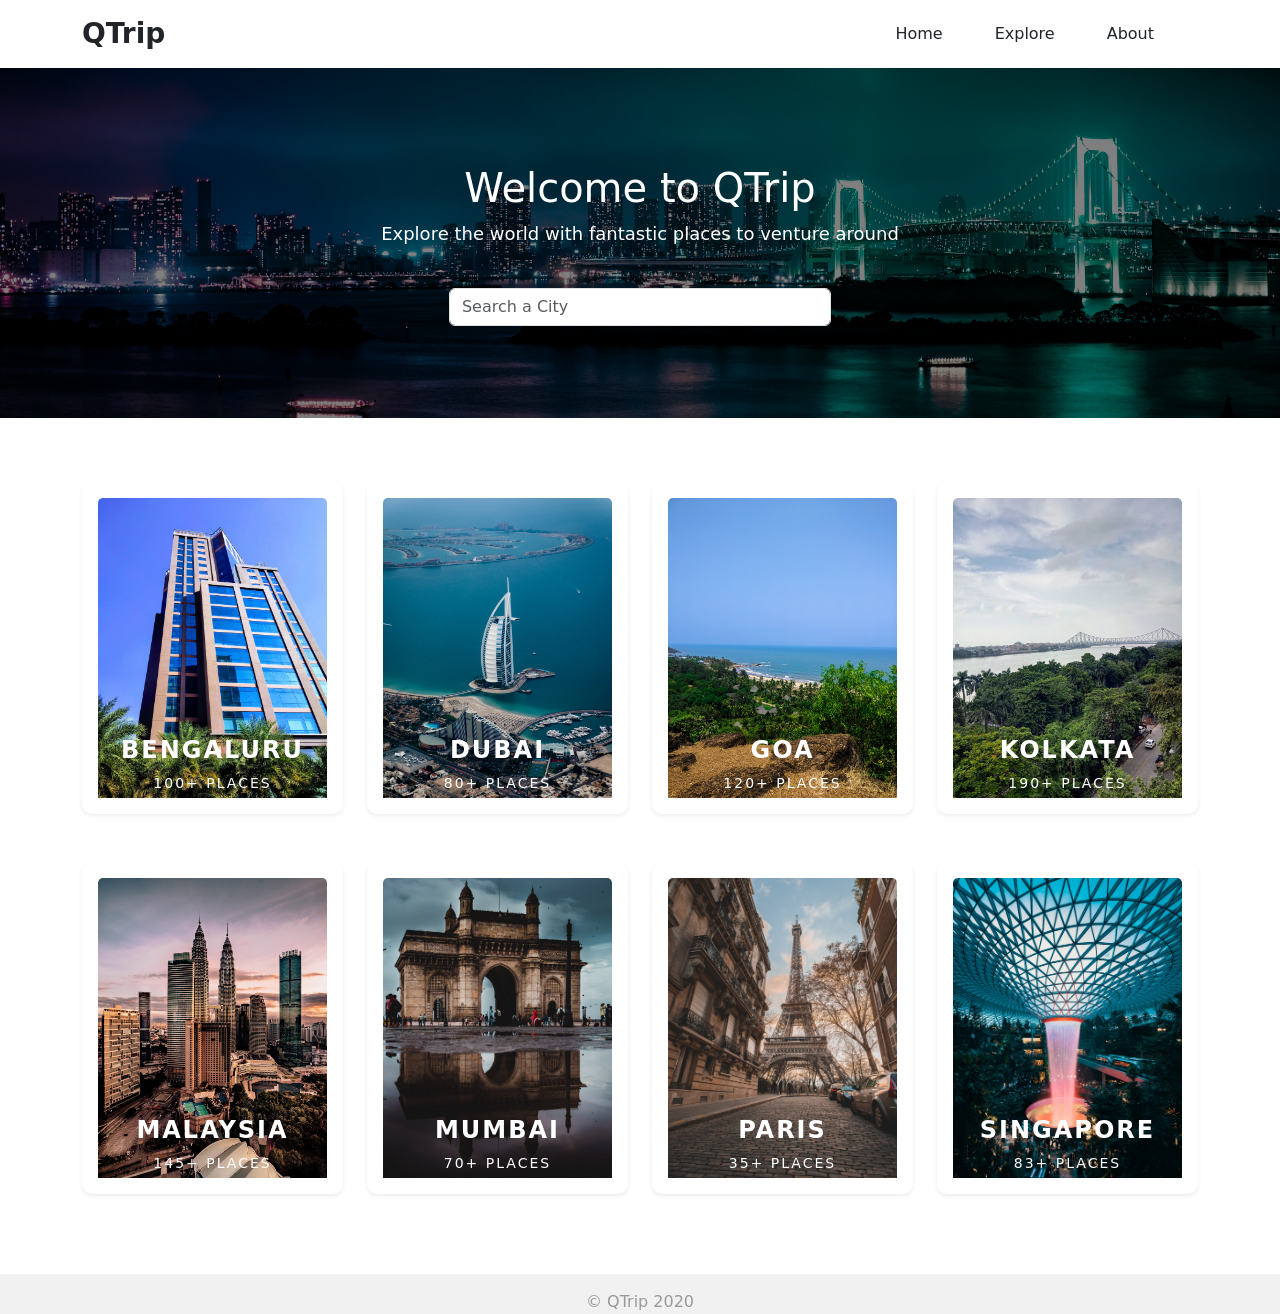
<file: index.html>
<!doctype html>
<html lang="en">
	<head>
		<meta charset="UTF-8" />
		<meta name="viewport" content="width=device-width, initial-scale=1.0" />
		<title>QTrip - Explore the World</title>
		<!-- TODO: MODULE_LAYOUT -->
		<!-- 1. Create a <link> to the first stylesheet needed for Bootstrap -->
		<!-- Bootstrap CSS -->
		<link
			href="https://cdn.jsdelivr.net/npm/bootstrap@5.0.2/dist/css/bootstrap.min.css"
			rel="stylesheet"
		/>

		<!-- Custom CSS -->
		<link rel="stylesheet" href="./css/styles.css" />
	</head>

	<body>
		<!-- TODO: MODULE_LAYOUT -->
		<!-- 1. Use appropriate css classes on nav element. -->
		<!-- 2. Add child elements as required. -->

		<nav class="navbar navbar-expand-lg navbar-light bg-white shadow-sm">
			<div class="container">
				<a class="navbar-brand fw-bold fs-3" href="#"> QTrip </a>

				<button
					class="navbar-toggler"
					type="button"
					data-bs-toggle="collapse"
					data-bs-target="#navbarMenu"
					aria-controls="navbarMenu"
					aria-expanded="false"
					aria-label="Toggle navigation"
				>
					<span class="navbar-toggler-icon"></span>
				</button>

				<div class="collapse navbar-collapse" id="navbarMenu">
					<ul class="navbar-nav ms-auto">
						<li class="nav-item">
							<a class="nav-link active" href="#"> Home </a>
						</li>

						<li class="nav-item">
							<a
								class="nav-link"
								href="./pages/adventures/index.html"
							>
								Explore
							</a>
						</li>

						<li class="nav-item">
							<a class="nav-link" href="#about"> About </a>
						</li>
					</ul>
				</div>
			</div>
		</nav>

		<!-- TODO: MODULE_LAYOUT -->
		<!-- 1. Use appropriate css classes on the hero image container element. -->
		<!-- 2. Add child elements as required. -->

		<!-- Hero Section -->
		<div
			class="hero-image d-flex align-items-center justify-content-center text-center"
		>
			<div class="hero-subheading text-white">
				<h1>Welcome to QTrip</h1>

				<p>Explore the world with fantastic places to venture around</p>

				<div class="hero-input mx-auto">
					<input
						type="text"
						class="form-control"
						placeholder="Search a City"
						aria-label="Search a City"
					/>
				</div>
			</div>
		</div>
		<section class="destination-section" id="destinations">
			<div class="container">
				<!-- TODO: MODULE_LAYOUT -->
				<!-- 1. Create the grid like layout as required. -->

				<!-- Bootstrap Responsive Grid -->
				<div class="row g-4" id="destinationList">
					<!-- Card 1 -->
					<div class="col-12 col-sm-6 col-lg-3">
						<div class="card adventure-card shadow-sm">
							<img
								src="./assets/bengaluru.jpg"
								class="card-img-top"
								alt="bengaluru"
							/>
							<div class="tile-text">
								<h4>Bengaluru</h4>
								<p>100+ Places</p>
							</div>
						</div>
					</div>

					<!-- Card 2 -->
					<div class="col-12 col-sm-6 col-lg-3">
						<div class="card adventure-card shadow-sm">
							<img
								src="./assets/dubai.jpg"
								class="card-img-top"
								alt="dubai"
							/>
							<div class="tile-text">
								<h4>Dubai</h4>
								<p>80+ Places</p>
							</div>
						</div>
					</div>

					<!-- Card 3 -->
					<div class="col-12 col-sm-6 col-lg-3">
						<div class="card adventure-card shadow-sm">
							<img
								src="./assets/goa.jpg"
								class="card-img-top"
								alt="goa"
							/>
							<div class="tile-text">
								<h4>Goa</h4>
								<p>120+ Places</p>
							</div>
						</div>
					</div>

					<!-- Card 4 -->
					<div class="col-12 col-sm-6 col-lg-3">
						<div class="card adventure-card shadow-sm">
							<img
								src="./assets/kolkata.jpg"
								class="card-img-top"
								alt="kolkata"
							/>
							<div class="tile-text">
								<h4>Kolkata</h4>
								<p>190+ Places</p>
							</div>
						</div>
					</div>

					<!-- Card 5 -->
					<div class="col-12 col-sm-6 col-lg-3">
						<div class="card adventure-card shadow-sm">
							<img
								src="./assets/malaysia.jpg"
								class="card-img-top"
								alt="malaysia"
							/>
							<div class="tile-text">
								<h4>Malaysia</h4>
								<p>145+ Places</p>
							</div>
						</div>
					</div>

					<!-- Card 6 -->
					<div class="col-12 col-sm-6 col-lg-3">
						<div class="card adventure-card shadow-sm">
							<img
								src="./assets/mumbai.jpg"
								class="card-img-top"
								alt="mumbai"
							/>
							<div class="tile-text">
								<h4>Mumbai</h4>
								<p>70+ Places</p>
							</div>
						</div>
					</div>

					<!-- Card 7 -->
					<div class="col-12 col-sm-6 col-lg-3">
						<div class="card adventure-card shadow-sm">
							<img
								src="./assets/paris.jpg"
								class="card-img-top"
								alt="paris"
							/>
							<div class="tile-text">
								<h4>Paris</h4>
								<p>35+ Places</p>
							</div>
						</div>
					</div>

					<!-- Card 8 -->
					<div class="col-12 col-sm-6 col-lg-3">
						<div class="card adventure-card shadow-sm">
							<img
								src="./assets/singapore.jpg"
								class="card-img-top"
								alt="singapore"
							/>
							<div class="tile-text">
								<h4>Singapore</h4>
								<p>83+ Places</p>
							</div>
						</div>
					</div>
				</div>
			</div>
		</section>

		<footer>
			<div class="container">© QTrip 2020</div>
		</footer>

		<!-- TODO: MODULE_LAYOUT -->
		<!-- Add scripts needed for bootstrap to work -->
		<script src="https://cdn.jsdelivr.net/npm/bootstrap@5.0.2/dist/js/bootstrap.bundle.min.js"></script>
	</body>
</html>
</file>
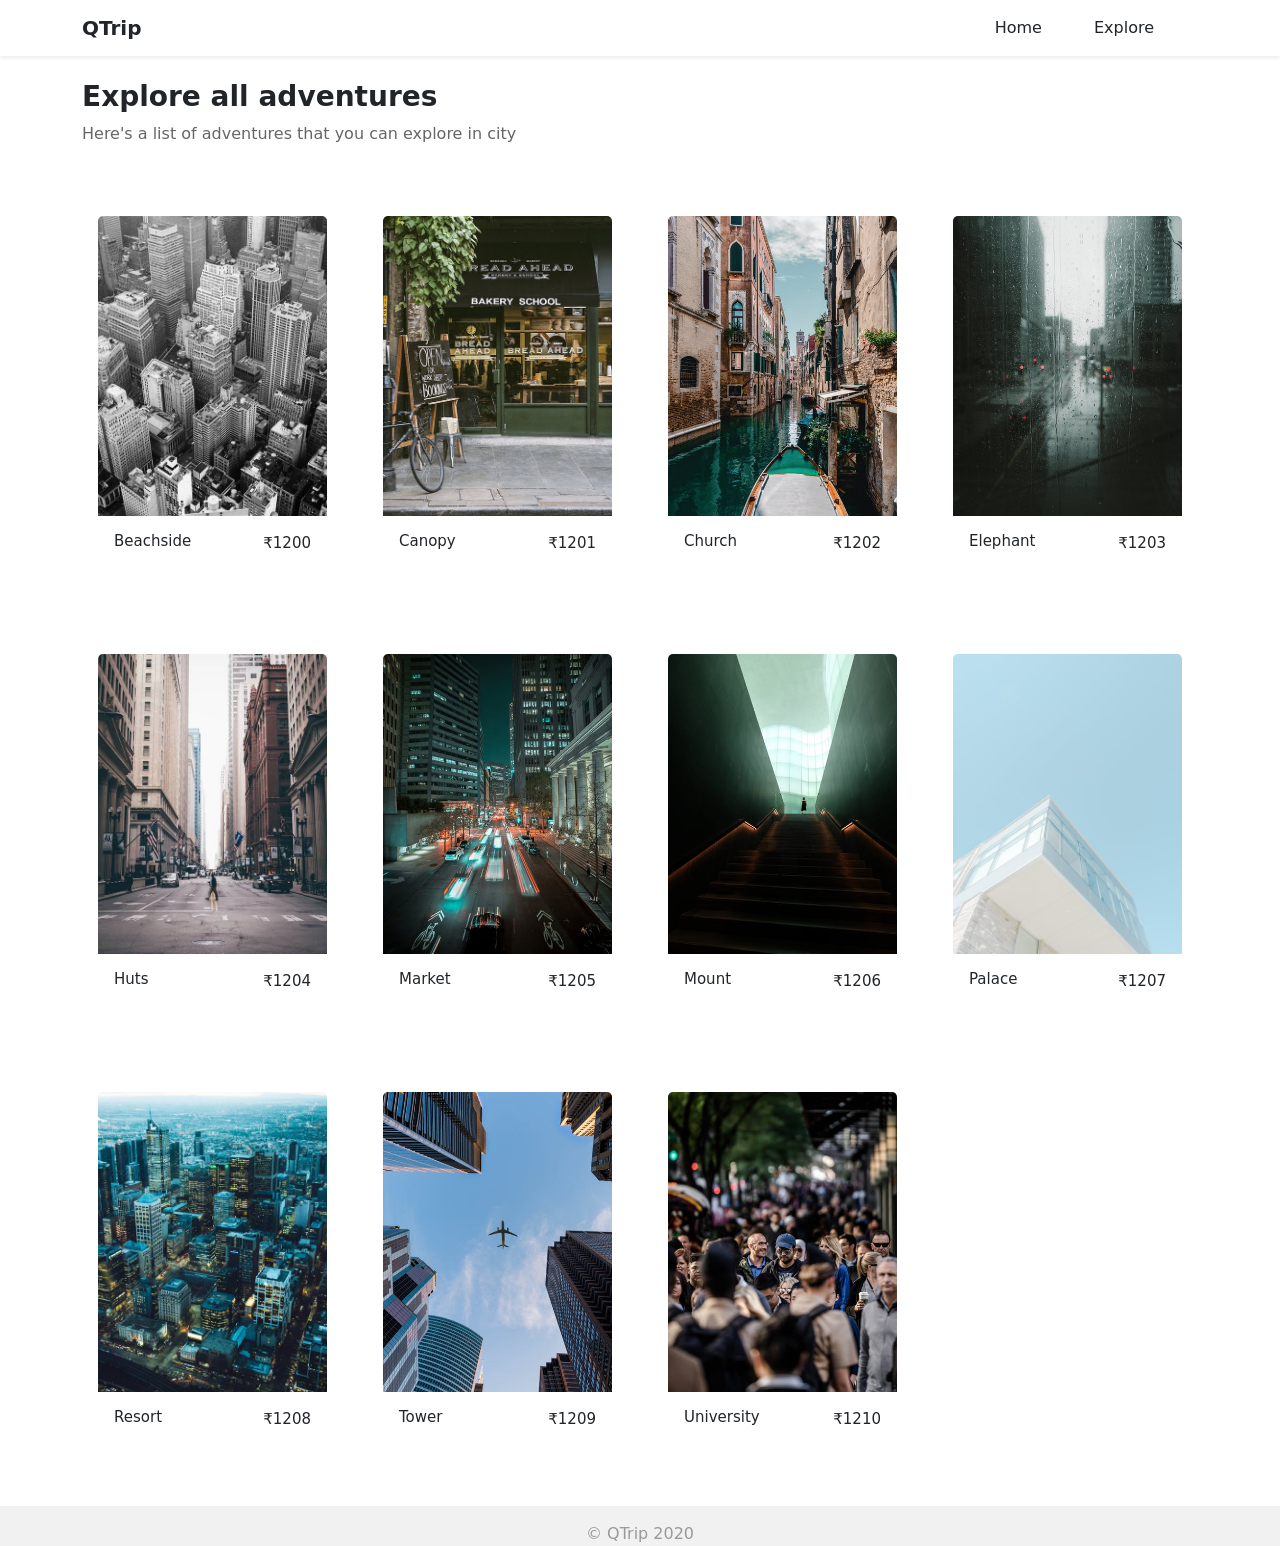
<file: pages/adventures/index.html>
<!doctype html>
<html lang="en">
	<head>
		<meta charset="UTF-8" />
		<meta name="viewport" content="width=device-width, initial-scale=1.0" />

		<title>QTrip - Explore Adventures</title>

		<!-- Bootstrap CSS -->
		<link
			href="https://cdn.jsdelivr.net/npm/bootstrap@5.0.2/dist/css/bootstrap.min.css"
			rel="stylesheet"
		/>

		<!-- Custom CSS -->
		<link rel="stylesheet" href="../../css/styles.css" />
	</head>

	<body>
		<!-- Navigation Bar -->
		<nav class="navbar navbar-expand-lg navbar-light bg-white shadow-sm">
			<div class="container">
				<a class="navbar-brand fw-bold" href="../../index.html">
					QTrip
				</a>

				<button
					class="navbar-toggler"
					type="button"
					data-bs-toggle="collapse"
					data-bs-target="#navbarMenu"
				>
					<span class="navbar-toggler-icon"></span>
				</button>

				<div class="collapse navbar-collapse" id="navbarMenu">
					<ul class="navbar-nav ms-auto">
						<li class="nav-item">
							<a class="nav-link" href="../../index.html">
								Home
							</a>
						</li>

						<li class="nav-item">
							<a class="nav-link active" href="./index.html">
								Explore
							</a>
						</li>
					</ul>
				</div>
			</div>
		</nav>

		<!-- Adventures Section -->
		<main class="container adventure-container">
			<!-- Header -->
			<div class="adventure-header mt-4">
				<h2>Explore all adventures</h2>

				<p>Here's a list of adventures that you can explore in city</p>
			</div>

			<!-- Adventures Grid -->
			<div class="row g-4">
				<!-- Card 1 -->
				<div class="col-12 col-sm-6 col-lg-3">
					<div class="card adventure-card">
						<a href="./resort/index.html">
							<img
								src="../../assets/adventures/beachside.jpg"
								class="card-img-top"
								alt="Beachside"
							/>
						</a>

						<div class="card-body">
							<div class="card-tile-text">
								<a
									href="./resort/index.html"
									class="d-flex justify-content-between"
								>
									<h5 class="card-title">Beachside</h5>
									<p class="card-text">₹1200</p>
								</a>
							</div>
						</div>
					</div>
				</div>

				<!-- Card 2 -->
				<div class="col-12 col-sm-6 col-lg-3">
					<div class="card adventure-card">
						<a href="./resort/index.html">
							<img
								src="../../assets/adventures/canopy.jpg"
								class="card-img-top"
								alt="Canopy"
							/>
						</a>
						<div class="card-body">
							<div class="card-tile-text">
								<a
									href="./resort/index.html"
									class="d-flex justify-content-between"
								>
									<h5 class="card-title">Canopy</h5>
									<p class="card-text">₹1201</p>
								</a>
							</div>
						</div>
					</div>
				</div>

				<!-- Card 3 -->
				<div class="col-12 col-sm-6 col-lg-3">
					<div class="card adventure-card">
						<a href="./resort/index.html">
							<img
								src="../../assets/adventures/church.jpg"
								class="card-img-top"
								alt="Church"
							/>
						</a>

						<div class="card-body">
							<div class="card-tile-text">
								<a
									href="./resort/index.html"
									class="d-flex justify-content-between"
								>
									<h5 class="card-title">Church</h5>
									<p class="card-text">₹1202</p>
								</a>
							</div>
						</div>
					</div>
				</div>

				<!-- Card 4 -->
				<div class="col-12 col-sm-6 col-lg-3">
					<div class="card adventure-card">
						<a href="./resort/index.html">
							<img
								src="../../assets/adventures/elephant.jpg"
								class="card-img-top"
								alt="Elephant"
							/>
						</a>
						<div class="card-body">
							<div class="card-tile-text">
								<a
									href="./resort/index.html"
									class="d-flex justify-content-between"
								>
									<h5 class="card-title">Elephant</h5>
									<p class="card-text">₹1203</p>
								</a>
							</div>
						</div>
					</div>
				</div>

				<!-- Card 5 -->
				<div class="col-12 col-sm-6 col-lg-3">
					<div class="card adventure-card">
						<a href="./resort/index.html">
							<img
								src="../../assets/adventures/huts.jpg"
								class="card-img-top"
								alt="Huts"
							/>
						</a>
						<div class="card-body">
							<div class="card-tile-text">
								<a
									href="./resort/index.html"
									class="d-flex justify-content-between"
								>
									<h5 class="card-title">Huts</h5>
									<p class="card-text">₹1204</p>
								</a>
							</div>
						</div>
					</div>
				</div>

				<!-- Card 6 -->
				<div class="col-12 col-sm-6 col-lg-3">
					<div class="card adventure-card">
						<a href="./resort/index.html">
							<img
								src="../../assets/adventures/market.jpg"
								class="card-img-top"
								alt="Market"
							/>
						</a>
						<div class="card-body">
							<div class="card-tile-text">
								<a
									href="./resort/index.html"
									class="d-flex justify-content-between"
								>
									<h5 class="card-title">Market</h5>
									<p class="card-text">₹1205</p>
								</a>
							</div>
						</div>
					</div>
				</div>

				<!-- Card 7 -->
				<div class="col-12 col-sm-6 col-lg-3">
					<div class="card adventure-card">
						<a href="./resort/index.html">
							<img
								src="../../assets/adventures/mount.jpg"
								class="card-img-top"
								alt="Mount"
							/>
						</a>
						<div class="card-body">
							<div class="card-tile-text">
								<a
									href="./resort/index.html"
									class="d-flex justify-content-between"
								>
									<h5 class="card-title">Mount</h5>
									<p class="card-text">₹1206</p>
								</a>
							</div>
						</div>
					</div>
				</div>

				<!-- Card 8 -->
				<div class="col-12 col-sm-6 col-lg-3">
					<div class="card adventure-card">
						<a href="./resort/index.html">
							<img
								src="../../assets/adventures/palace.jpg"
								class="card-img-top"
								alt="Palace"
							/>
						</a>
						<div class="card-body">
							<div class="card-tile-text">
								<a
									href="./resort/index.html"
									class="d-flex justify-content-between"
								>
									<h5 class="card-title">Palace</h5>
									<p class="card-text">₹1207</p>
								</a>
							</div>
						</div>
					</div>
				</div>

				<!-- Card 9 -->
				<div class="col-12 col-sm-6 col-lg-3">
					<div class="card adventure-card">
						<a href="./resort/index.html">
							<img
								src="../../assets/adventures/resort.jpg"
								class="card-img-top"
								alt="Resort"
							/>
						</a>
						<div class="card-body">
							<div class="card-tile-text">
								<a
									href="./resort/index.html"
									class="d-flex justify-content-between"
								>
									<h5 class="card-title">Resort</h5>
									<p class="card-text">₹1208</p>
								</a>
							</div>
						</div>
					</div>
				</div>

				<!-- Card 9 -->
				<div class="col-12 col-sm-6 col-lg-3">
					<div class="card adventure-card">
						<a href="./resort/index.html">
							<img
								src="../../assets/adventures/tower.jpg"
								class="card-img-top"
								alt="Tower"
							/>
						</a>
						<div class="card-body">
							<div class="card-tile-text">
								<a
									href="./resort/index.html"
									class="d-flex justify-content-between"
								>
									<h5 class="card-title">Tower</h5>
									<p class="card-text">₹1209</p>
								</a>
							</div>
						</div>
					</div>
				</div>

				<!-- Card 10 -->
				<div class="col-12 col-sm-6 col-lg-3">
					<div class="card adventure-card">
						<a href="./resort/index.html">
							<img
								src="../../assets/adventures/university.jpg"
								class="card-img-top"
								alt="University"
							/>
						</a>
						<div class="card-body">
							<div class="card-tile-text">
								<a
									href="./resort/index.html"
									class="d-flex justify-content-between"
								>
									<h5 class="card-title">University</h5>
									<p class="card-text">₹1210</p>
								</a>
							</div>
						</div>
					</div>
				</div>
			</div>
		</main>

		<!-- Footer -->
		<footer>
			<div class="container">© QTrip 2020</div>
		</footer>

		<!-- Bootstrap JavaScript -->
		<script src="https://cdn.jsdelivr.net/npm/bootstrap@5.0.2/dist/js/bootstrap.bundle.min.js"></script>
	</body>
</html>
</file>
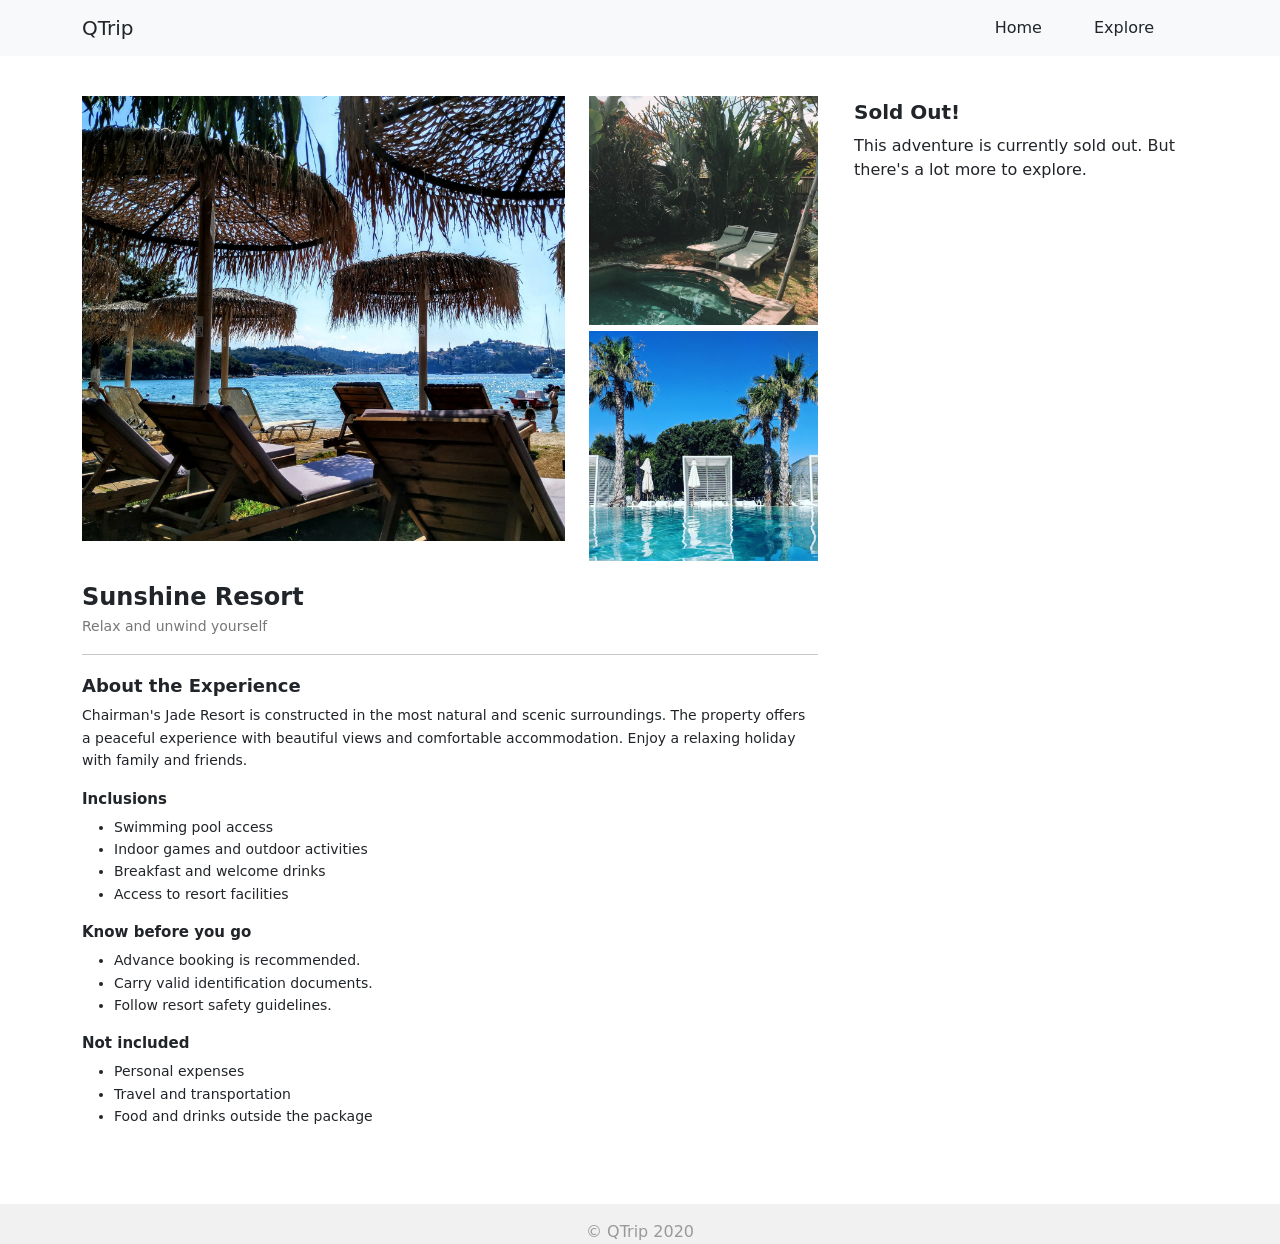
<file: pages/adventures/resort/index.html>
<!DOCTYPE html>
<html lang="en">
  <head>
    <meta charset="UTF-8" />
    <meta name="viewport" content="width=device-width, initial-scale=1.0" />
    <title>QTrip Adventure Detail</title>

    <link rel="stylesheet" href="../../../css/styles.css" />

    <link
      href="https://cdn.jsdelivr.net/npm/bootstrap@5.0.2/dist/css/bootstrap.min.css"
      rel="stylesheet"
      crossorigin="anonymous"
    />
  </head>

  <body>
    <!-- Navigation Bar -->
    <nav class="navbar navbar-expand-lg navbar-light bg-light">
      <div class="container">
        <a class="navbar-brand" href="../../../index.html"> QTrip </a>

        <button
          class="navbar-toggler"
          type="button"
          data-bs-toggle="collapse"
          data-bs-target="#navbarNav"
          aria-controls="navbarNav"
          aria-expanded="false"
          aria-label="Toggle navigation"
        >
          <span class="navbar-toggler-icon"></span>
        </button>

        <div class="collapse navbar-collapse" id="navbarNav">
          <ul class="navbar-nav ms-auto">
            <li class="nav-item">
              <a class="nav-link" href="../../../index.html">Home</a>
            </li>
            <li class="nav-item">
              <a class="nav-link" href="../../adventures/">Explore</a>
            </li>
          </ul>
        </div>
      </div>
    </nav>

    <!-- Adventure Details -->
    <div class="container">
      <div class="content">
        <div class="adventure-card-details">
          <div class="row">
            <!-- Left Column -->
            <div class="col-lg-8 col-md-8 col-sm-12">
              <!-- Adventure Images -->
              <div class="row adventure-card-image-gallery">
                <div class="col-md-8 col-12">
                  <img
                    src="../../../assets/adventures/resort/resort1.jpg"
                    class="img-fluid adventure-card-main-image"
                    alt="Sunshine Resort main view"
                  />
                </div>

                <div class="col-md-4 col-4 d-none d-md-block">
                  <div class="row">
                    <div class="col-12">
                      <img
                        src="../../../assets/adventures/resort/resort2.jpg"
                        class="img-fluid adventure-card-side-image"
                        alt="Sunshine Resort view 2"
                      />
                    </div>

                    <div class="col-12">
                      <img
                        src="../../../assets/adventures/resort/resort3.jpg"
                        class="img-fluid adventure-card-side-image"
                        alt="Sunshine Resort view 3"
                      />
                    </div>
                  </div>
                </div>
              </div>

              <!-- Adventure Heading -->
              <div class="adventure-card-heading">
                <h1>Sunshine Resort</h1>
                <p>Relax and unwind yourself</p>
              </div>

              <hr />

              <!-- Adventure Description -->
              <div class="adventure-card-details">
                <h5>About the Experience</h5>

                <p>
                  Chairman's Jade Resort is constructed in the most natural and
                  scenic surroundings. The property offers a peaceful experience
                  with beautiful views and comfortable accommodation. Enjoy a
                  relaxing holiday with family and friends.
                </p>

                <h6>Inclusions</h6>

                <ul>
                  <li>Swimming pool access</li>
                  <li>Indoor games and outdoor activities</li>
                  <li>Breakfast and welcome drinks</li>
                  <li>Access to resort facilities</li>
                </ul>

                <h6>Know before you go</h6>

                <ul>
                  <li>Advance booking is recommended.</li>
                  <li>Carry valid identification documents.</li>
                  <li>Follow resort safety guidelines.</li>
                </ul>

                <h6>Not included</h6>

                <ul>
                  <li>Personal expenses</li>
                  <li>Travel and transportation</li>
                  <li>Food and drinks outside the package</li>
                </ul>
              </div>
            </div>

            <!-- Right Column: Sold Out Banner -->
            <div class="col-lg-4 col-md-4 col-sm-12">
              <div class="adventure-card-sold-out">
                <h5>Sold Out!</h5>

                <p>
                  This adventure is currently sold out. But there's a lot more
                  to
                  <a href="../../adventures/">explore.</a>
                </p>
              </div>
            </div>
          </div>
        </div>
      </div>
    </div>

    <!-- Footer -->
    <footer>
      <div class="container">© QTrip 2020</div>
    </footer>

    <script
      src="https://cdn.jsdelivr.net/npm/bootstrap@5.0.2/dist/js/bootstrap.bundle.min.js"
      crossorigin="anonymous"
    ></script>
  </body>
</html>
</file>
<file: css/styles.css>
* {
    margin: 0px;
    padding: 0px;
}

html,
body {
    position: relative;
}

body {
    overflow-y: auto;
    min-height: 100vh;
}

textarea:focus,
input:focus {
    outline: none;
}

a {
    color: inherit !important;
    text-decoration: none !important;
}

footer {
    background: #f1f1f1;
    width: 100%;
    padding: 16px 0px;
    color: #999;
    vertical-align: bottom;
    margin-top: 40px;
    text-align: center;
    width: 100%;
    height: 2.5rem;
}

.banner {
    height: 500px;
    width: 100%;
    background: #999;
    margin: 20px 0px;
}

.content {
    padding: 20px 0px;
    display: flex;
    flex-wrap: wrap;
}

/* ================================== */
/* Layout page CSS */
/* ================================== */

.tile {
    /* TODO: MODULE_CARDS */
    /* 1. Fill in the required properties. */
}

.tile img {
    /* TODO: MODULE_CARDS */
    /* 1. Fill in the required properties. */
}

.tile img:hover {
    /* TODO: MODULE_CARDS */
    /* 1. Fill in the required properties. */
}

/* Hint: Notice the position:absolute and z-index properties. */
/* Think about how those in relation to the existing "tile" classes. */
.tile-text {
    position: absolute;
    z-index: 1;
    text-transform: uppercase;
    letter-spacing: 2px;
}

.hero-image {
    /* Use "linear-gradient" to add a darken background effect to the image (photographer.jpg). This will make the text easier to read */
    background-image: linear-gradient(rgba(0, 0, 0, 0.5), rgba(0, 0, 0, 0.5)),
        url("../assets/hero.jpg");

    /* TODO: MODULE_LAYOUT */
    /* 1. Set a specific height. */
    /* 2. Position and center the image to scale nicely on all screens. */
    background-size: cover;
    background-position: center;

    min-height: 350px;

    display: flex;
    align-items: center;

    color: white;
    padding: 60px 15px;
}

.hero-subheading {
    font-size: 24px;
    font-weight: 100;
}

.hero-input {
    width: 80%;
    height: 50px;
    padding: 16px;
    border-radius: 8px;
    border: none;
}

.hero-image p {
    font-size: 18px;
    margin-bottom: 25px;
}

.nav-link {
    margin-right: 36px;
}

/* ================================== */
/* Adventures grid page CSS */
/* ================================== */
.destination-section {
    padding-top: 40px;
    padding-bottom: 40px;
}

.adventure-header {
    margin-bottom: 30px;
}

.adventure-header h2 {
    font-size: 28px;
    font-weight: 600;
}

.adventure-header p {
    color: #666;
    margin-top: 8px;
}

.adventure-card {
    /* TODO: MODULE_ADVENTURES_GRID */
    /* 1. Fill in the required properties. */
    border: none;
    border-radius: 10px;
    overflow: hidden;
    transition: transform 0.3s ease;
}

.adventure-card img {
    /* TODO: MODULE_ADVENTURES_GRID */
    /* 1. Fill in the required properties. */
    width: 100%;
    height: 300px;
    object-fit: cover;
    transition: transform 0.4s ease;
}

.adventure-card img:hover {
    /* TODO: MODULE_ADVENTURES_GRID */
    /* 1. Fill in the required properties. */
    filter: brightness(0.5);
    transform: scale(1.1);
    cursor: pointer;
}

/* Text overlay */
.tile-text {
    position: absolute;
    bottom: 20px;
    left: 0;
    width: 100%;
    text-align: center;
    color: white;
    z-index: 1;
    text-transform: uppercase;
    letter-spacing: 2px;
}

/* Heading */
.tile-text h4 {
    font-size: 24px;
    font-weight: bold;
}

/* Description */
.tile-text p {
    font-size: 14px;
    margin-bottom: 0;
}

/* Mobile responsive */
@media (max-width: 576px) {
    .tile {
        height: 300px;
    }
}

.adventure-card .card-body h5 {
    font-size: 15px;
}

.adventure-card .card-body p {
    font-size: 15px;
}

/* ================================== */
/* Adventure details page CSS */
/* ================================== */

.adventure-detail-card {
    /* TODO: MODULE_ADVENTURE_DETAILS */
    /* 1. Fill in the required properties. */
}

.adventure-card-image {
    /* TODO: MODULE_ADVENTURE_DETAILS */
    /* 1. Fill in the required properties. */
}

.adventure-card-image:hover {
    /* TODO: MODULE_ADVENTURE_DETAILS */
    /* 1. Fill in the required properties. */
}

.experience-content ul li {
    margin-left: 16px;
    padding: 0;
}

@media only screen and (min-width: 768px) {

    /* For desktops phones: */
    #reservation {
        width: 400px;
        position: fixed;
    }
}


/* Adventure Details Page */

.adventure-card {
    padding: 16px;
    margin-top: 24px;
}

.adventure-card-image-gallery {
    margin-bottom: 16px;
}

/* Main Adventure Image */
.adventure-card-main-image {
    width: 100%;
    height: 300px;
    object-fit: cover;
    display: block;
}

/* Side Images */
.adventure-card-side-image {
    width: 100%;
    height: 147px;
    object-fit: cover;
    display: block;
    margin-bottom: 6px;
}

/* Adventure Heading */
.adventure-card-heading {
    margin-top: 12px;
}

.adventure-card-heading h1 {
    font-size: 24px;
    font-weight: 600;
    margin-bottom: 4px;
}

.adventure-card-heading p {
    color: #777;
    font-size: 14px;
}

/* Adventure Details */
.adventure-card-details {
    margin-top: 20px;
}

.adventure-card-details h5 {
    font-size: 18px;
    font-weight: 600;
}

.adventure-card-details h6 {
    font-size: 15px;
    font-weight: 600;
    margin-top: 18px;
}

.adventure-card-details p,
.adventure-card-details li {
    font-size: 14px;
    line-height: 1.6;
}

/* Sold Out Section */
.adventure-card-sold-out {
    padding: 4px 12px;
}

.adventure-card-sold-out h5 {
    font-size: 20px;
    font-weight: 600;
    margin-bottom: 10px;
}

.adventure-card-sold-out p {
    font-size: 16px;
    line-height: 1.5;
}

.adventure-card-sold-out a {
    color: #f19537;
    text-decoration: none;
}

/* Mobile Responsive */
@media screen and (max-width: 767px) {

    .adventure-card {
        padding: 8px;
        margin-top: 16px;
    }

    .adventure-card-main-image {
        height: 180px;
    }

    .adventure-card-side-image {
        height: 87px;
    }

    .adventure-card-sold-out {
        margin-top: 24px;
        padding: 12px;
    }
}
</file>
